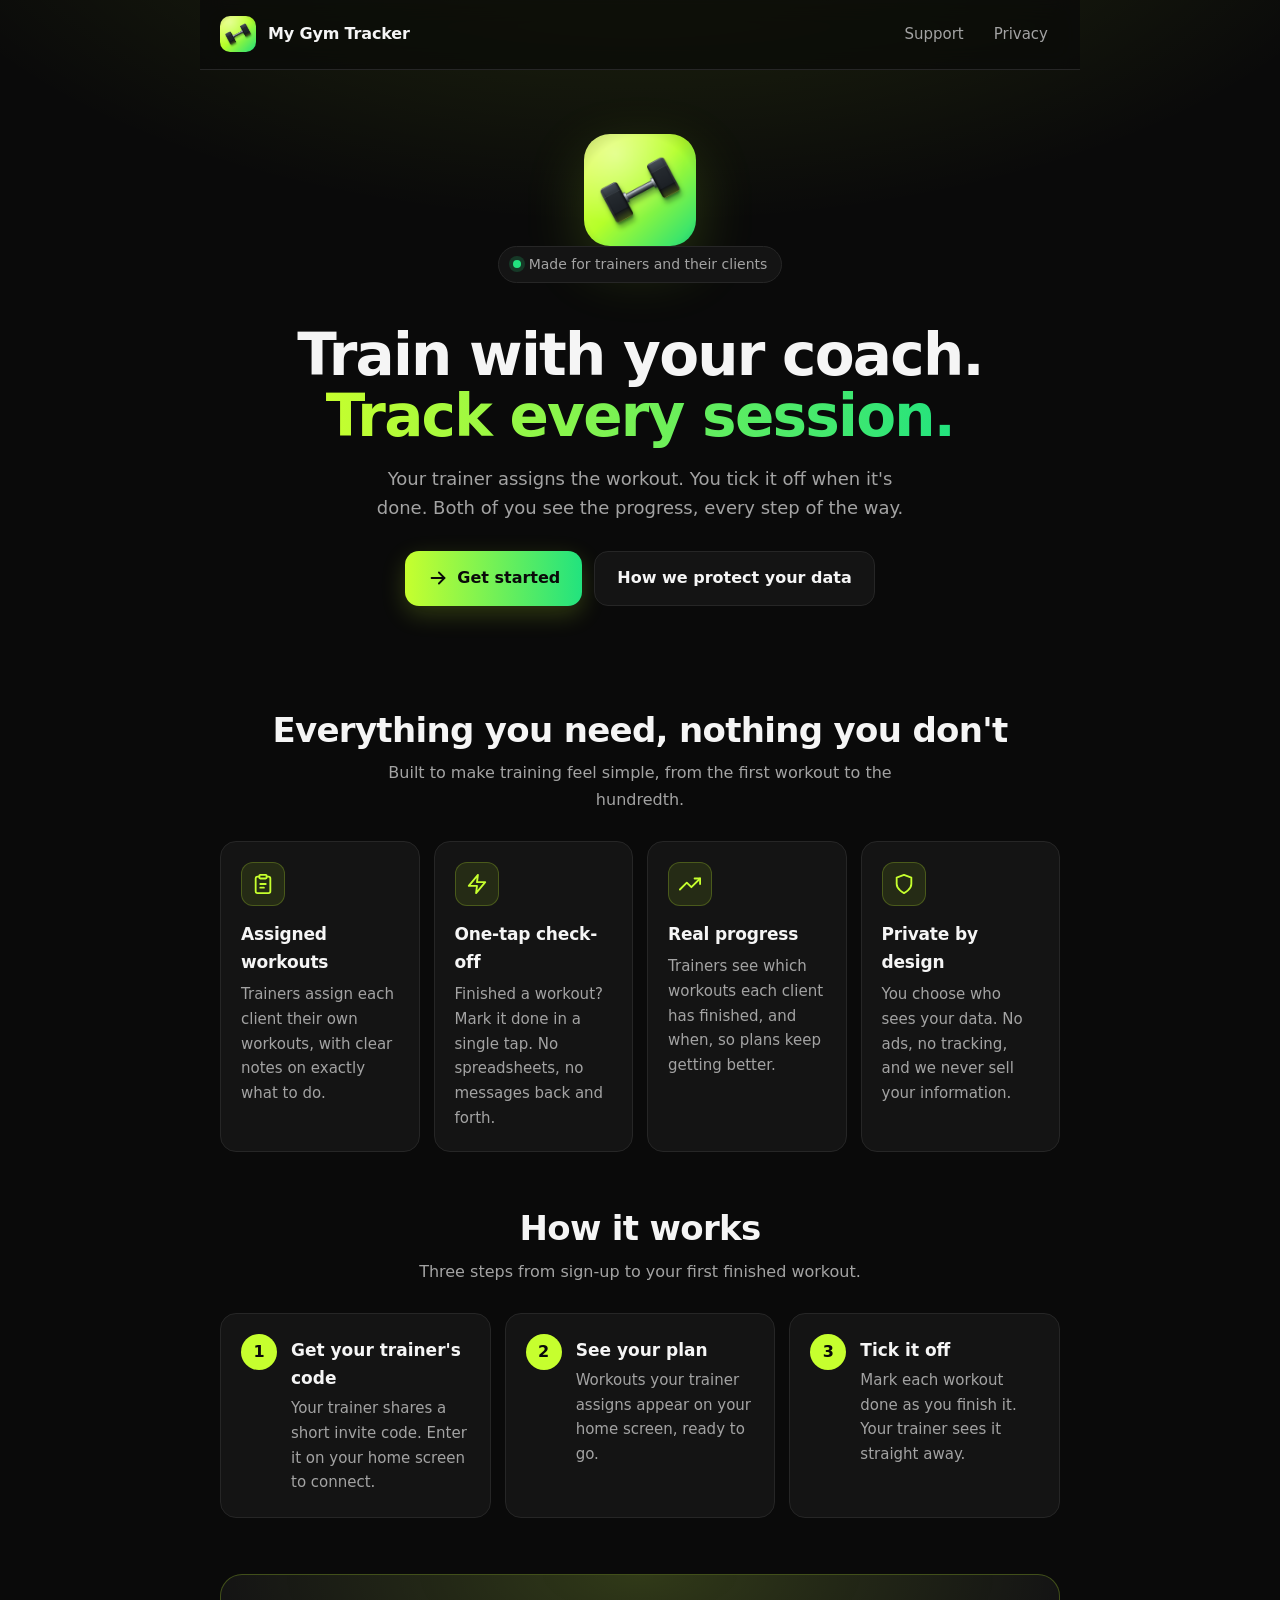
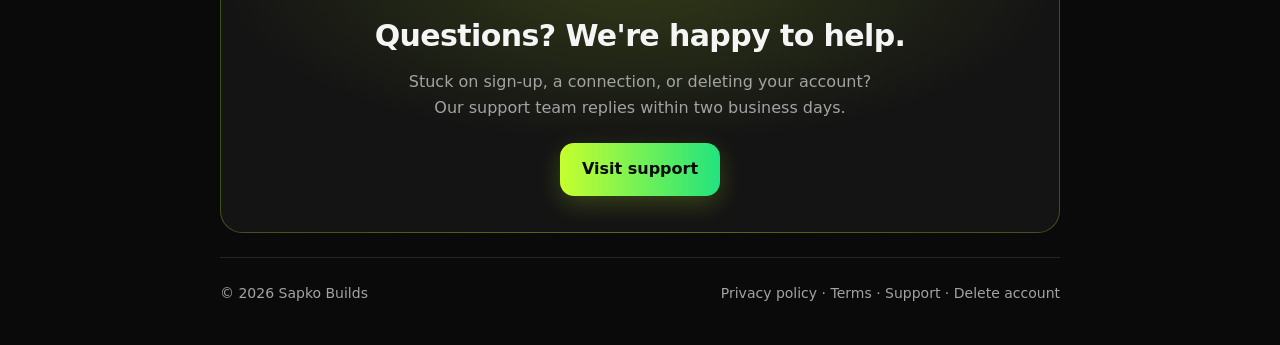
<file: index.html>
<!doctype html>
<html lang="en">
<head>
  <meta charset="utf-8">
  <meta name="viewport" content="width=device-width, initial-scale=1">
  <meta http-equiv="Content-Security-Policy" content="default-src 'none'; style-src 'self'; img-src 'self'; font-src 'self'; connect-src 'none'; script-src 'none'; base-uri 'none'; form-action 'none'">
  <meta name="referrer" content="strict-origin-when-cross-origin">
  <title>My Gym Tracker · Train with your coach</title>
  <meta name="description" content="Your trainer assigns the workout, you tick it off, and both of you see the progress. Private by design. My Gym Tracker by Sapko Builds.">
  <meta property="og:title" content="My Gym Tracker · Train with your coach">
  <meta property="og:description" content="Workouts from your trainer, ticked off as you go.">
  <meta property="og:image" content="icon.png">
  <meta name="theme-color" content="#0a0a0a">
  <link rel="icon" href="favicon.png">
  <link rel="stylesheet" href="style.css">
</head>
<body>
  <a class="skip" href="#main">Skip to content</a>

  <div class="wrap">
    <header class="site">
      <a class="brand" href="./"><img src="icon.png" alt="">My Gym Tracker</a>
      <nav aria-label="Main">
        <a href="support.html">Support</a>
        <a href="privacy.html">Privacy</a>
      </nav>
    </header>

    <main id="main">
      <section class="hero" aria-labelledby="hero-title">
        <img class="app-icon" src="icon.png" alt="My Gym Tracker app icon" width="112" height="112">
        <p class="eyebrow">Made for trainers and their clients</p>
        <h1 id="hero-title">Train with your coach.<br><span class="gradient-text">Track every session.</span></h1>
        <p class="lede">Your trainer assigns the workout. You tick it off when it's done. Both of you see the progress, every step of the way.</p>
        <div class="actions">
          <a class="button" href="support.html">
            <svg class="icon" viewBox="0 0 24 24" aria-hidden="true" focusable="false"><path d="M5 12h14"/><path d="M13 6l6 6-6 6"/></svg>
            Get started
          </a>
          <a class="button-ghost" href="privacy.html">How we protect your data</a>
        </div>
      </section>

      <section aria-labelledby="features-title">
        <h2 id="features-title" class="section-title">Everything you need, nothing you don't</h2>
        <p class="section-sub">Built to make training feel simple, from the first workout to the hundredth.</p>

        <div class="grid">
          <div class="card">
            <span class="icon-badge" aria-hidden="true">
              <svg class="icon" viewBox="0 0 24 24" focusable="false"><rect x="8" y="2" width="8" height="4" rx="1"/><path d="M16 4h2a2 2 0 0 1 2 2v14a2 2 0 0 1-2 2H6a2 2 0 0 1-2-2V6a2 2 0 0 1 2-2h2"/><path d="M9 12h6M9 16h4"/></svg>
            </span>
            <h3>Assigned workouts</h3>
            <p>Trainers assign each client their own workouts, with clear notes on exactly what to do.</p>
          </div>
          <div class="card">
            <span class="icon-badge" aria-hidden="true">
              <svg class="icon" viewBox="0 0 24 24" focusable="false"><polygon points="13 2 3 14 12 14 11 22 21 10 12 10 13 2"/></svg>
            </span>
            <h3>One-tap check-off</h3>
            <p>Finished a workout? Mark it done in a single tap. No spreadsheets, no messages back and forth.</p>
          </div>
          <div class="card">
            <span class="icon-badge" aria-hidden="true">
              <svg class="icon" viewBox="0 0 24 24" focusable="false"><polyline points="23 6 13.5 15.5 8.5 10.5 1 18"/><polyline points="17 6 23 6 23 12"/></svg>
            </span>
            <h3>Real progress</h3>
            <p>Trainers see which workouts each client has finished, and when, so plans keep getting better.</p>
          </div>
          <div class="card">
            <span class="icon-badge" aria-hidden="true">
              <svg class="icon" viewBox="0 0 24 24" focusable="false"><path d="M12 22s8-4 8-10V5l-8-3-8 3v7c0 6 8 10 8 10z"/></svg>
            </span>
            <h3>Private by design</h3>
            <p>You choose who sees your data. No ads, no tracking, and we never sell your information.</p>
          </div>
        </div>
      </section>

      <section aria-labelledby="how-title">
        <h2 id="how-title" class="section-title">How it works</h2>
        <p class="section-sub">Three steps from sign-up to your first finished workout.</p>

        <ol class="steps">
          <li>
            <h3>Get your trainer's code</h3>
            <p>Your trainer shares a short invite code. Enter it on your home screen to connect.</p>
          </li>
          <li>
            <h3>See your plan</h3>
            <p>Workouts your trainer assigns appear on your home screen, ready to go.</p>
          </li>
          <li>
            <h3>Tick it off</h3>
            <p>Mark each workout done as you finish it. Your trainer sees it straight away.</p>
          </li>
        </ol>
      </section>

      <section class="cta" aria-labelledby="cta-title">
        <h2 id="cta-title">Questions? We're happy to help.</h2>
        <p>Stuck on sign-up, a connection, or deleting your account? Our support team replies within two business days.</p>
        <a class="button" href="support.html">Visit support</a>
      </section>
    </main>

    <footer class="site">
      <span>© 2026 Sapko Builds</span>
      <span><a href="privacy.html">Privacy policy</a> · <a href="terms.html">Terms</a> · <a href="support.html">Support</a> · <a href="delete-account.html">Delete account</a></span>
    </footer>
  </div>
</body>
</html>
</file>
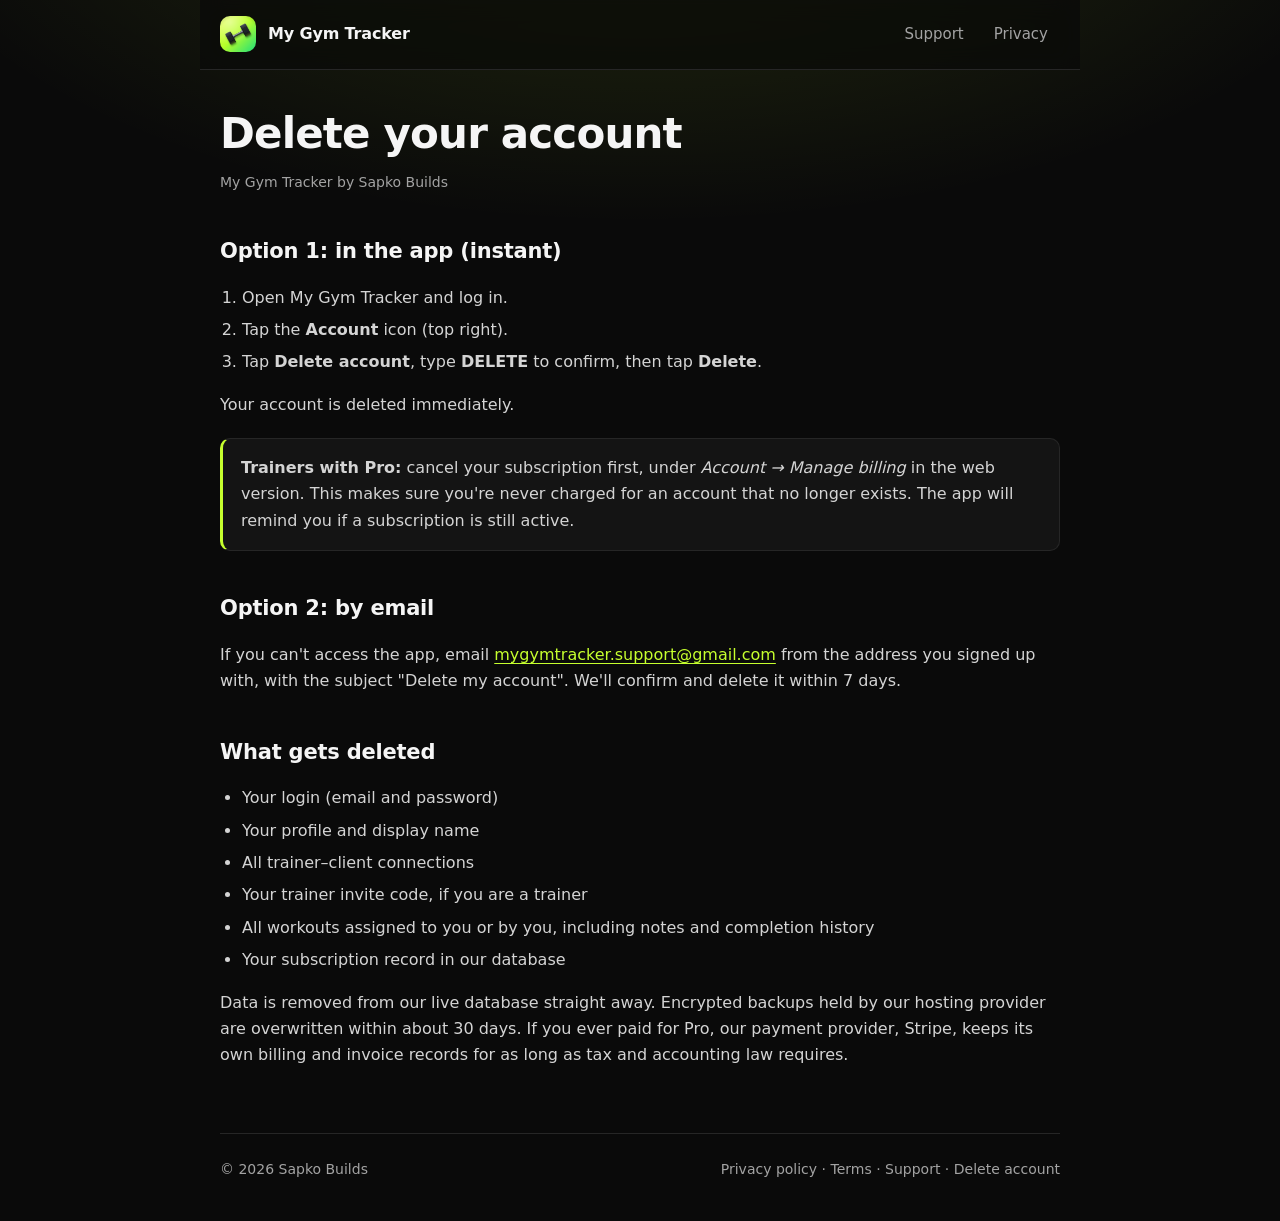
<file: delete-account.html>
<!doctype html>
<html lang="en">
<head>
  <meta charset="utf-8">
  <meta name="viewport" content="width=device-width, initial-scale=1">
  <title>Delete your account · My Gym Tracker</title>
  <meta name="description" content="How to delete your My Gym Tracker account and data.">
  <meta http-equiv="Content-Security-Policy" content="default-src 'none'; style-src 'self'; img-src 'self'; font-src 'self'; connect-src 'none'; script-src 'none'; base-uri 'none'; form-action 'none'">
  <meta name="referrer" content="strict-origin-when-cross-origin">
  <meta name="theme-color" content="#0a0a0a">
  <link rel="icon" href="favicon.png">
  <link rel="stylesheet" href="style.css">
</head>
<body>
  <a class="skip" href="#main">Skip to content</a>

  <div class="wrap">
    <header class="site">
      <a class="brand" href="./"><img src="icon.png" alt="">My Gym Tracker</a>
      <nav aria-label="Main">
        <a href="support.html">Support</a>
        <a href="privacy.html">Privacy</a>
      </nav>
    </header>

    <main id="main">
    <article>
      <h1>Delete your account</h1>
      <p class="meta">My Gym Tracker by Sapko Builds</p>

      <h2>Option 1: in the app (instant)</h2>
      <ol>
        <li>Open My Gym Tracker and log in.</li>
        <li>Tap the <strong>Account</strong> icon (top right).</li>
        <li>Tap <strong>Delete account</strong>, type <strong>DELETE</strong> to confirm, then tap
          <strong>Delete</strong>.</li>
      </ol>
      <p>Your account is deleted immediately.</p>
      <div class="note">
        <strong>Trainers with Pro:</strong> cancel your subscription first, under <em>Account → Manage
        billing</em> in the web version. This makes sure you're never charged for an account that no
        longer exists. The app will remind you if a subscription is still active.
      </div>

      <h2>Option 2: by email</h2>
      <p>If you can't access the app, email
        <a href="mailto:mygymtracker.support@gmail.com?subject=Delete%20my%20account">mygymtracker.support@gmail.com</a>
        from the address you signed up with, with the subject "Delete my account". We'll confirm and delete
        it within 7 days.</p>

      <h2>What gets deleted</h2>
      <ul>
        <li>Your login (email and password)</li>
        <li>Your profile and display name</li>
        <li>All trainer–client connections</li>
        <li>Your trainer invite code, if you are a trainer</li>
        <li>All workouts assigned to you or by you, including notes and completion history</li>
        <li>Your subscription record in our database</li>
      </ul>
      <p>Data is removed from our live database straight away. Encrypted backups held by our hosting
        provider are overwritten within about 30 days. If you ever paid for Pro, our payment provider,
        Stripe, keeps its own billing and invoice records for as long as tax and accounting law
        requires.</p>
    </article>
    </main>

    <footer class="site">
      <span>© 2026 Sapko Builds</span>
      <span><a href="privacy.html">Privacy policy</a> · <a href="terms.html">Terms</a> · <a href="support.html">Support</a> · <a href="delete-account.html">Delete account</a></span>
    </footer>
  </div>
</body>
</html>
</file>
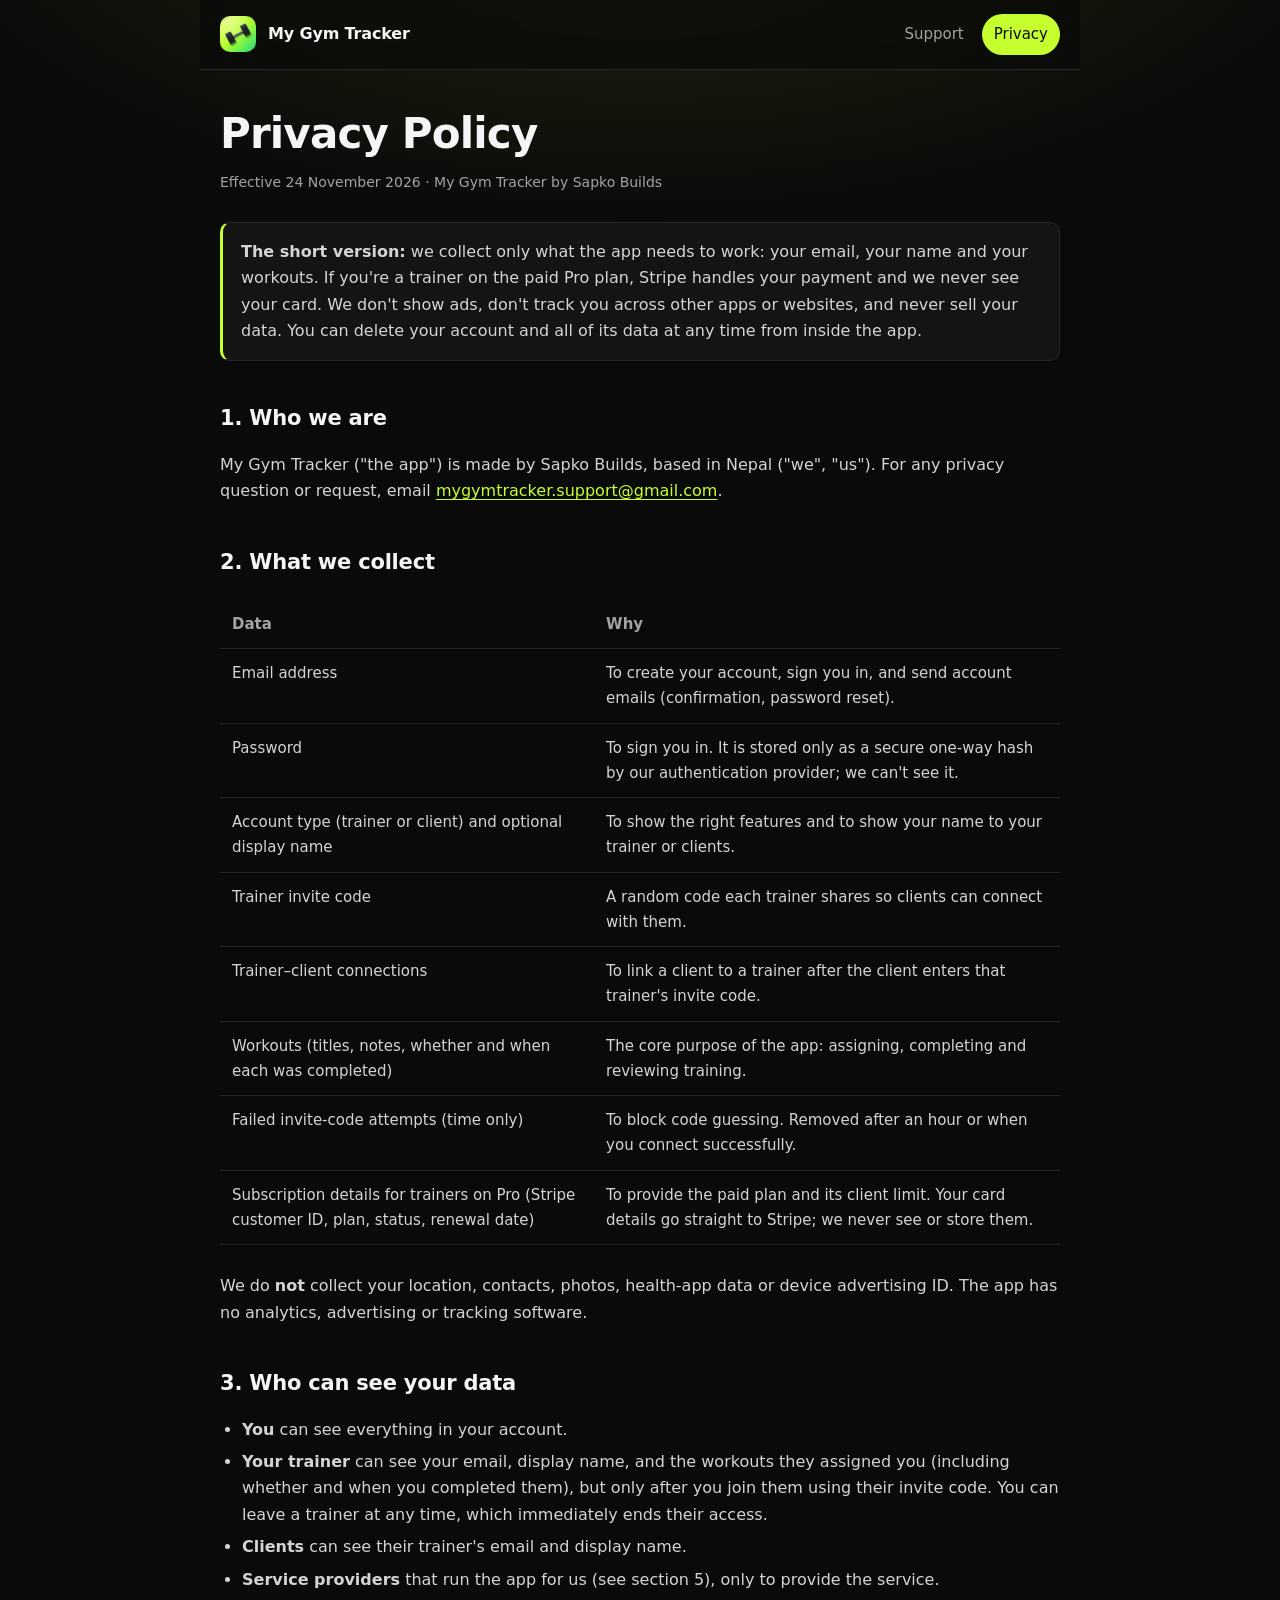
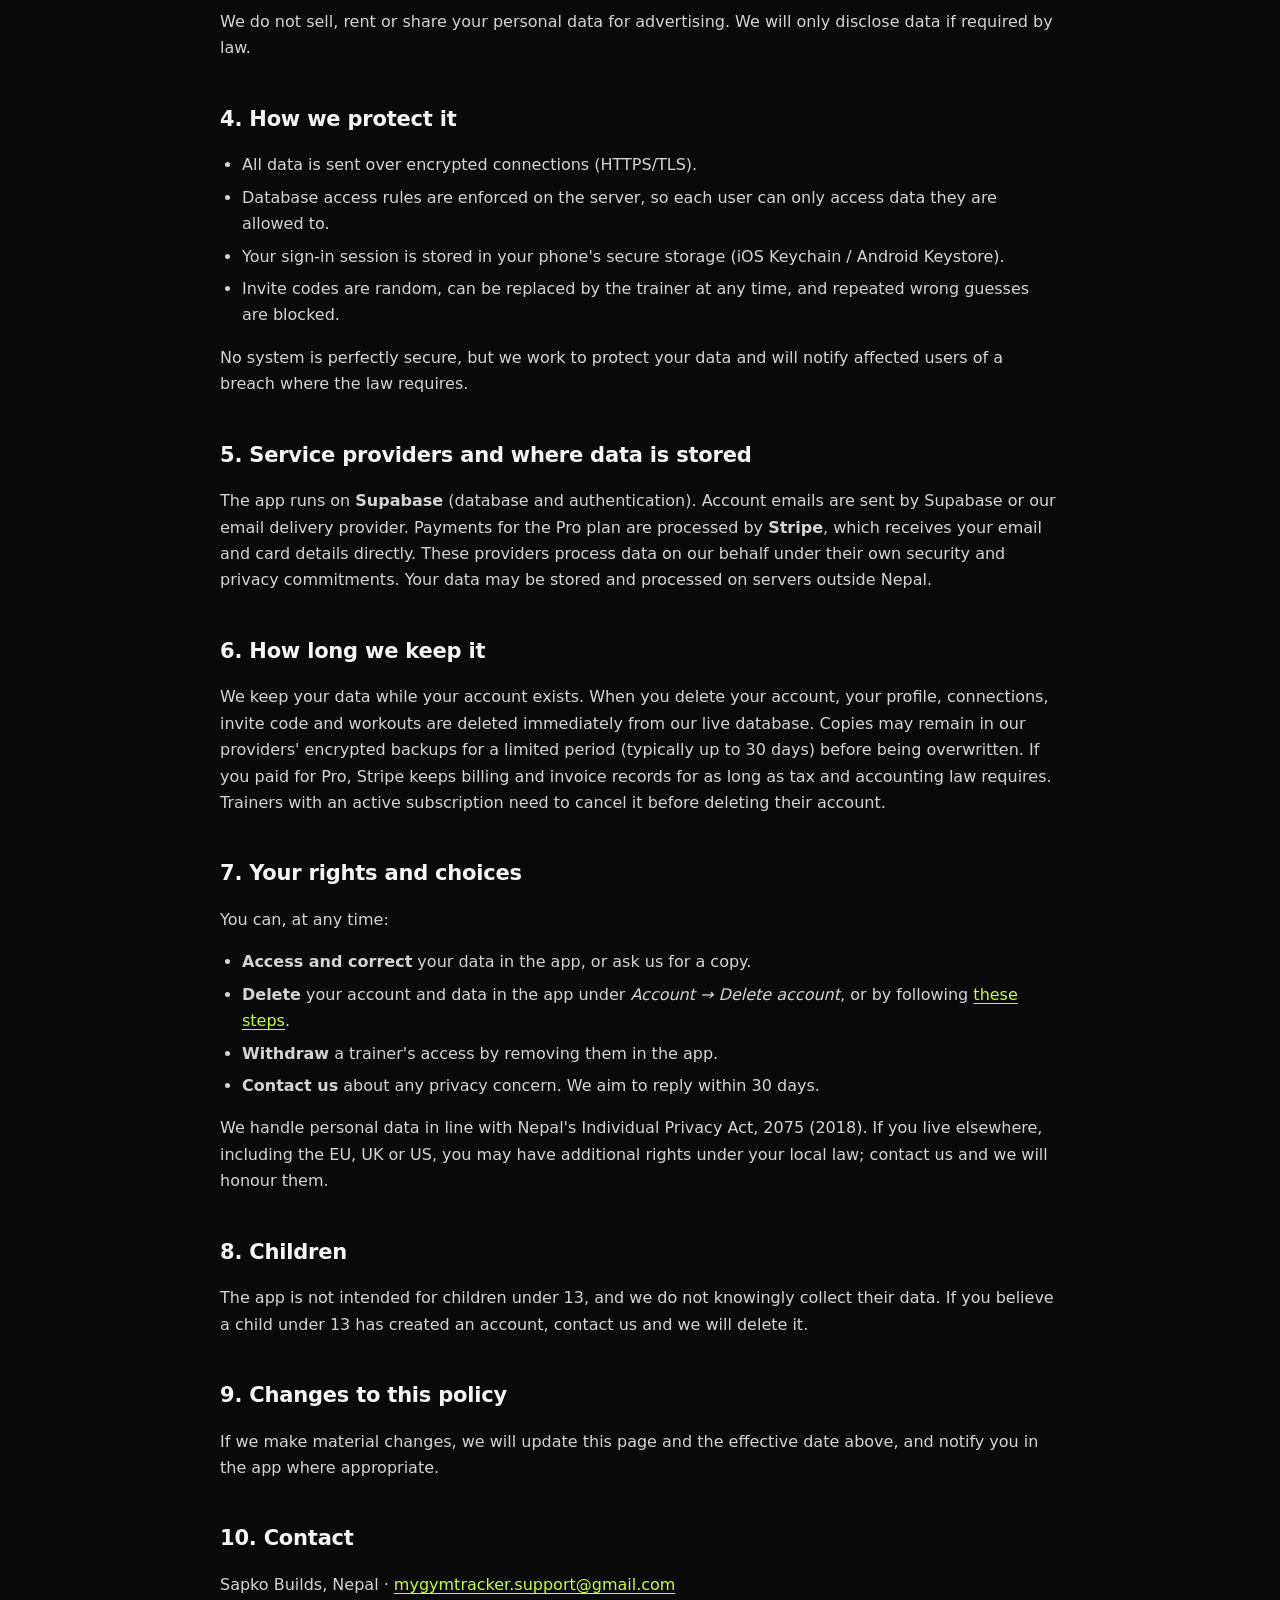
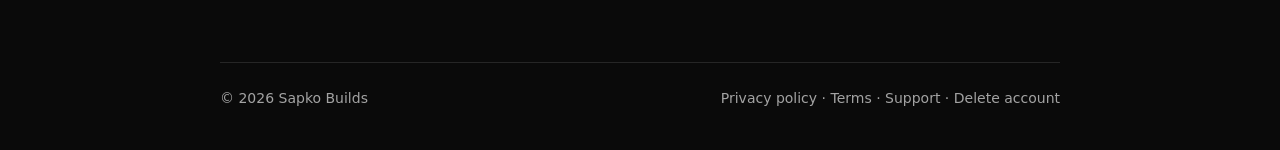
<file: privacy.html>
<!doctype html>
<html lang="en">
<head>
  <meta charset="utf-8">
  <meta name="viewport" content="width=device-width, initial-scale=1">
  <title>Privacy Policy · My Gym Tracker</title>
  <meta name="description" content="How My Gym Tracker collects, uses and protects your data.">
  <meta http-equiv="Content-Security-Policy" content="default-src 'none'; style-src 'self'; img-src 'self'; font-src 'self'; connect-src 'none'; script-src 'none'; base-uri 'none'; form-action 'none'">
  <meta name="referrer" content="strict-origin-when-cross-origin">
  <meta name="theme-color" content="#0a0a0a">
  <link rel="icon" href="favicon.png">
  <link rel="stylesheet" href="style.css">
</head>
<body>
  <a class="skip" href="#main">Skip to content</a>

  <div class="wrap">
    <header class="site">
      <a class="brand" href="./"><img src="icon.png" alt="">My Gym Tracker</a>
      <nav aria-label="Main">
        <a href="support.html">Support</a>
        <a href="privacy.html" aria-current="page">Privacy</a>
      </nav>
    </header>

    <main id="main">
    <article>
      <h1>Privacy Policy</h1>
      <p class="meta">Effective 24 November 2026 · My Gym Tracker by Sapko Builds</p>

      <div class="note">
        <strong>The short version:</strong> we collect only what the app needs to work: your email,
        your name and your workouts. If you're a trainer on the paid Pro plan, Stripe handles your payment
        and we never see your card. We don't show ads, don't track you across other apps or websites, and
        never sell your data. You can delete your account and all of its data at any time from inside
        the app.
      </div>

      <h2>1. Who we are</h2>
      <p>My Gym Tracker ("the app") is made by Sapko Builds, based in Nepal ("we", "us").
        For any privacy question or request, email
        <a href="mailto:mygymtracker.support@gmail.com">mygymtracker.support@gmail.com</a>.</p>

      <h2>2. What we collect</h2>
      <div class="table-wrap">
        <table>
          <tr><th>Data</th><th>Why</th></tr>
          <tr><td>Email address</td><td>To create your account, sign you in, and send account emails (confirmation, password reset).</td></tr>
          <tr><td>Password</td><td>To sign you in. It is stored only as a secure one-way hash by our authentication provider; we can't see it.</td></tr>
          <tr><td>Account type (trainer or client) and optional display name</td><td>To show the right features and to show your name to your trainer or clients.</td></tr>
          <tr><td>Trainer invite code</td><td>A random code each trainer shares so clients can connect with them.</td></tr>
          <tr><td>Trainer–client connections</td><td>To link a client to a trainer after the client enters that trainer's invite code.</td></tr>
          <tr><td>Workouts (titles, notes, whether and when each was completed)</td><td>The core purpose of the app: assigning, completing and reviewing training.</td></tr>
          <tr><td>Failed invite-code attempts (time only)</td><td>To block code guessing. Removed after an hour or when you connect successfully.</td></tr>
          <tr><td>Subscription details for trainers on Pro (Stripe customer ID, plan, status, renewal date)</td><td>To provide the paid plan and its client limit. Your card details go straight to Stripe; we never see or store them.</td></tr>
        </table>
      </div>
      <p>We do <strong>not</strong> collect your location, contacts, photos, health-app data or device
        advertising ID. The app has no analytics, advertising or tracking software.</p>

      <h2>3. Who can see your data</h2>
      <ul>
        <li><strong>You</strong> can see everything in your account.</li>
        <li><strong>Your trainer</strong> can see your email, display name, and the workouts they assigned you
          (including whether and when you completed them), but only after you join them using their
          invite code. You can leave a trainer at any time, which immediately ends their access.</li>
        <li><strong>Clients</strong> can see their trainer's email and display name.</li>
        <li><strong>Service providers</strong> that run the app for us (see section 5), only to provide the service.</li>
      </ul>
      <p>We do not sell, rent or share your personal data for advertising. We will only disclose data if
        required by law.</p>

      <h2>4. How we protect it</h2>
      <ul>
        <li>All data is sent over encrypted connections (HTTPS/TLS).</li>
        <li>Database access rules are enforced on the server, so each user can only access data they are allowed to.</li>
        <li>Your sign-in session is stored in your phone's secure storage (iOS Keychain / Android Keystore).</li>
        <li>Invite codes are random, can be replaced by the trainer at any time, and repeated wrong guesses
          are blocked.</li>
      </ul>
      <p>No system is perfectly secure, but we work to protect your data and will notify affected users
        of a breach where the law requires.</p>

      <h2>5. Service providers and where data is stored</h2>
      <p>The app runs on <strong>Supabase</strong> (database and authentication). Account emails are sent
        by Supabase or our email delivery provider. Payments for the Pro plan are processed by
        <strong>Stripe</strong>, which receives your email and card details directly. These providers process data on our behalf under
        their own security and privacy commitments. Your data may be stored and processed on servers
        outside Nepal.</p>

      <h2>6. How long we keep it</h2>
      <p>We keep your data while your account exists. When you delete your account, your profile,
        connections, invite code and workouts are deleted immediately from our live database. Copies
        may remain in our providers' encrypted backups for a limited period (typically up to 30 days)
        before being overwritten. If you paid for Pro, Stripe keeps billing and invoice records for as
        long as tax and accounting law requires. Trainers with an active subscription need to cancel it
        before deleting their account.</p>

      <h2>7. Your rights and choices</h2>
      <p>You can, at any time:</p>
      <ul>
        <li><strong>Access and correct</strong> your data in the app, or ask us for a copy.</li>
        <li><strong>Delete</strong> your account and data in the app under <em>Account → Delete account</em>,
          or by following <a href="delete-account.html">these steps</a>.</li>
        <li><strong>Withdraw</strong> a trainer's access by removing them in the app.</li>
        <li><strong>Contact us</strong> about any privacy concern. We aim to reply within 30 days.</li>
      </ul>
      <p>We handle personal data in line with Nepal's Individual Privacy Act, 2075 (2018). If you live
        elsewhere, including the EU, UK or US, you may have additional rights under your local law;
        contact us and we will honour them.</p>

      <h2>8. Children</h2>
      <p>The app is not intended for children under 13, and we do not knowingly collect their data.
        If you believe a child under 13 has created an account, contact us and we will delete it.</p>

      <h2>9. Changes to this policy</h2>
      <p>If we make material changes, we will update this page and the effective date above, and
        notify you in the app where appropriate.</p>

      <h2>10. Contact</h2>
      <p>Sapko Builds, Nepal ·
        <a href="mailto:mygymtracker.support@gmail.com">mygymtracker.support@gmail.com</a></p>
    </article>
    </main>

    <footer class="site">
      <span>© 2026 Sapko Builds</span>
      <span><a href="privacy.html">Privacy policy</a> · <a href="terms.html">Terms</a> · <a href="support.html">Support</a> · <a href="delete-account.html">Delete account</a></span>
    </footer>
  </div>
</body>
</html>
</file>
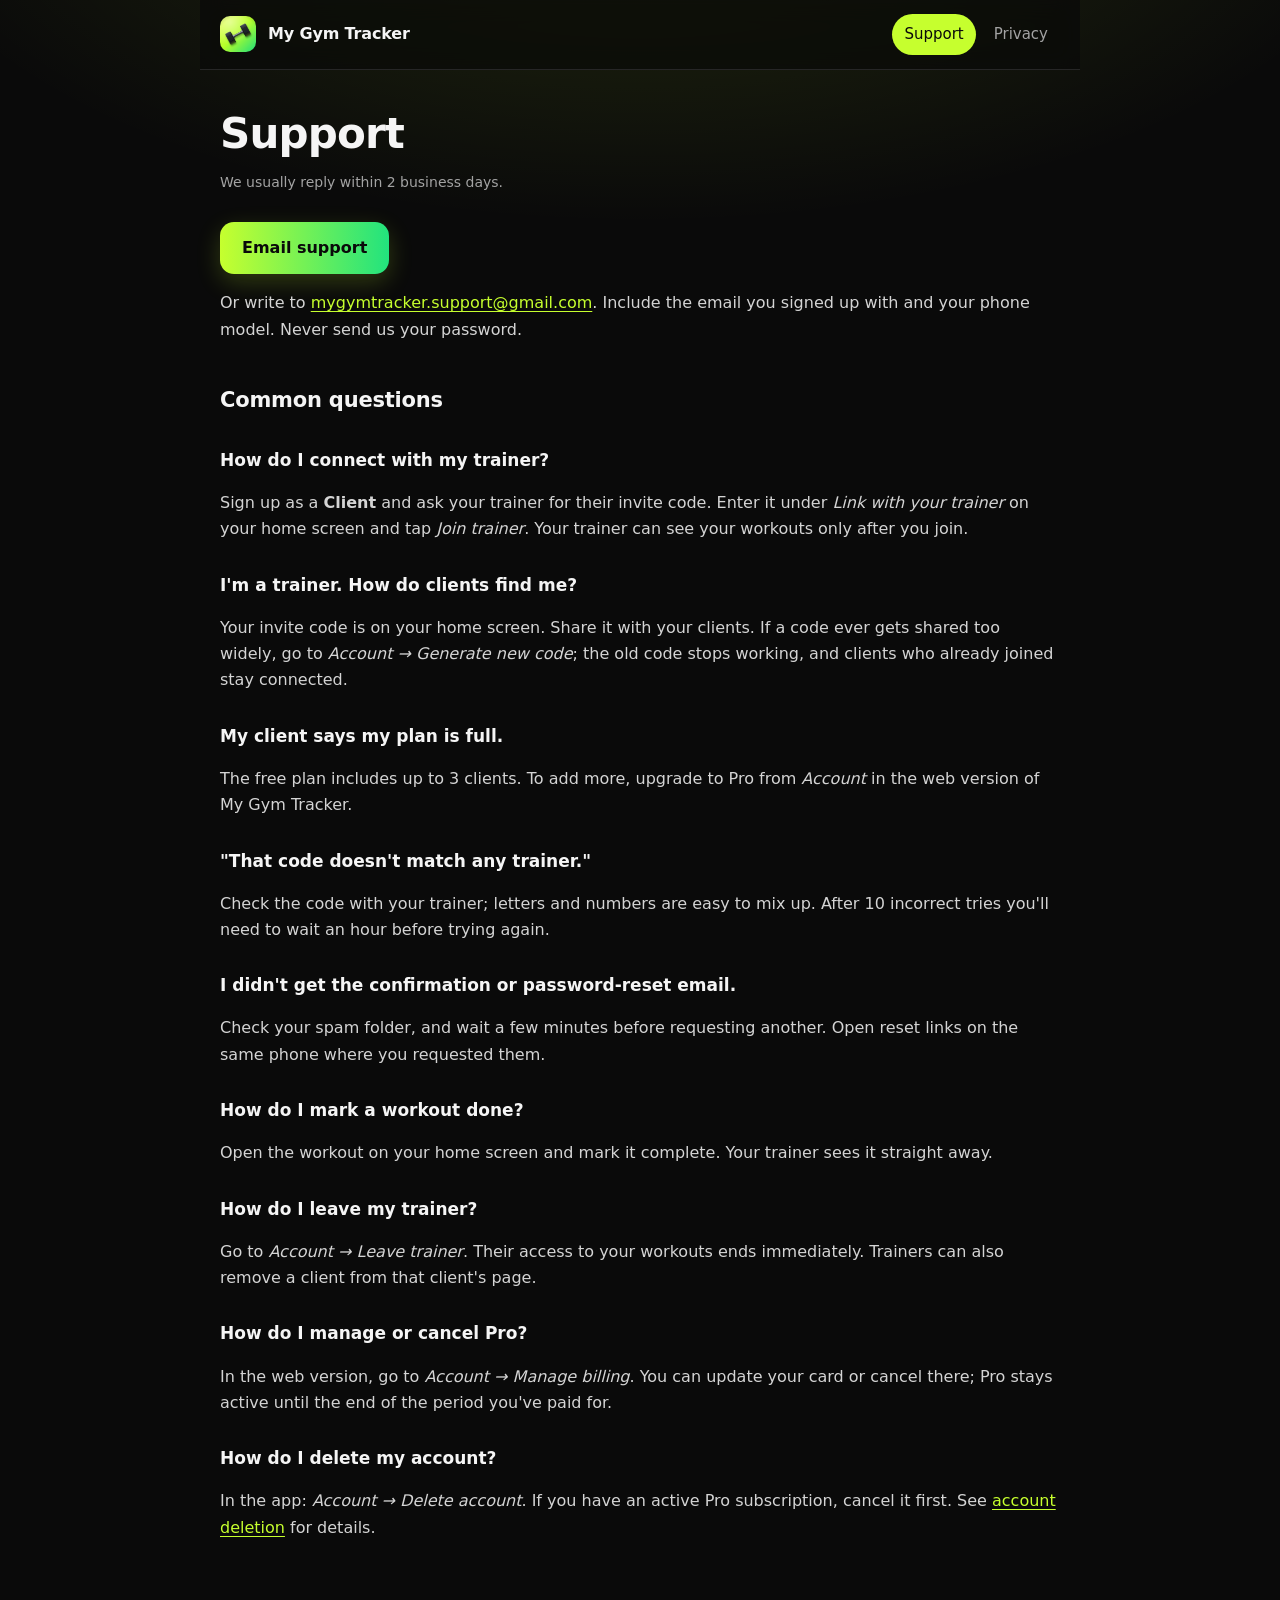
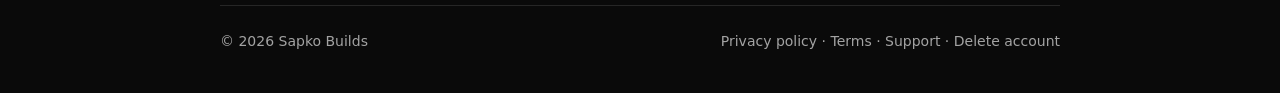
<file: support.html>
<!doctype html>
<html lang="en">
<head>
  <meta charset="utf-8">
  <meta name="viewport" content="width=device-width, initial-scale=1">
  <title>Support · My Gym Tracker</title>
  <meta name="description" content="Help and contact for My Gym Tracker.">
  <meta http-equiv="Content-Security-Policy" content="default-src 'none'; style-src 'self'; img-src 'self'; font-src 'self'; connect-src 'none'; script-src 'none'; base-uri 'none'; form-action 'none'">
  <meta name="referrer" content="strict-origin-when-cross-origin">
  <meta name="theme-color" content="#0a0a0a">
  <link rel="icon" href="favicon.png">
  <link rel="stylesheet" href="style.css">
</head>
<body>
  <a class="skip" href="#main">Skip to content</a>

  <div class="wrap">
    <header class="site">
      <a class="brand" href="./"><img src="icon.png" alt="">My Gym Tracker</a>
      <nav aria-label="Main">
        <a href="support.html" aria-current="page">Support</a>
        <a href="privacy.html">Privacy</a>
      </nav>
    </header>

    <main id="main">
    <article>
      <h1>Support</h1>
      <p class="meta">We usually reply within 2 business days.</p>

      <p><a class="button" href="mailto:mygymtracker.support@gmail.com?subject=My%20Gym%20Tracker%20support">Email support</a></p>
      <p>Or write to <a href="mailto:mygymtracker.support@gmail.com">mygymtracker.support@gmail.com</a>.
        Include the email you signed up with and your phone model. Never send us your password.</p>

      <h2>Common questions</h2>

      <h3>How do I connect with my trainer?</h3>
      <p>Sign up as a <strong>Client</strong> and ask your trainer for their invite code. Enter it under
        <em>Link with your trainer</em> on your home screen and tap <em>Join trainer</em>. Your trainer can
        see your workouts only after you join.</p>

      <h3>I'm a trainer. How do clients find me?</h3>
      <p>Your invite code is on your home screen. Share it with your clients. If a code ever gets shared
        too widely, go to <em>Account → Generate new code</em>; the old code stops working, and clients
        who already joined stay connected.</p>

      <h3>My client says my plan is full.</h3>
      <p>The free plan includes up to 3 clients. To add more, upgrade to Pro from <em>Account</em> in the
        web version of My Gym Tracker.</p>

      <h3>"That code doesn't match any trainer."</h3>
      <p>Check the code with your trainer; letters and numbers are easy to mix up. After 10 incorrect
        tries you'll need to wait an hour before trying again.</p>

      <h3>I didn't get the confirmation or password-reset email.</h3>
      <p>Check your spam folder, and wait a few minutes before requesting another. Open reset links on
        the same phone where you requested them.</p>

      <h3>How do I mark a workout done?</h3>
      <p>Open the workout on your home screen and mark it complete. Your trainer sees it straight away.</p>

      <h3>How do I leave my trainer?</h3>
      <p>Go to <em>Account → Leave trainer</em>. Their access to your workouts ends immediately. Trainers can
        also remove a client from that client's page.</p>

      <h3>How do I manage or cancel Pro?</h3>
      <p>In the web version, go to <em>Account → Manage billing</em>. You can update your card or cancel
        there; Pro stays active until the end of the period you've paid for.</p>

      <h3>How do I delete my account?</h3>
      <p>In the app: <em>Account → Delete account</em>. If you have an active Pro subscription, cancel it
        first. See <a href="delete-account.html">account deletion</a> for details.</p>
    </article>
    </main>

    <footer class="site">
      <span>© 2026 Sapko Builds</span>
      <span><a href="privacy.html">Privacy policy</a> · <a href="terms.html">Terms</a> · <a href="support.html">Support</a> · <a href="delete-account.html">Delete account</a></span>
    </footer>
  </div>
</body>
</html>
</file>
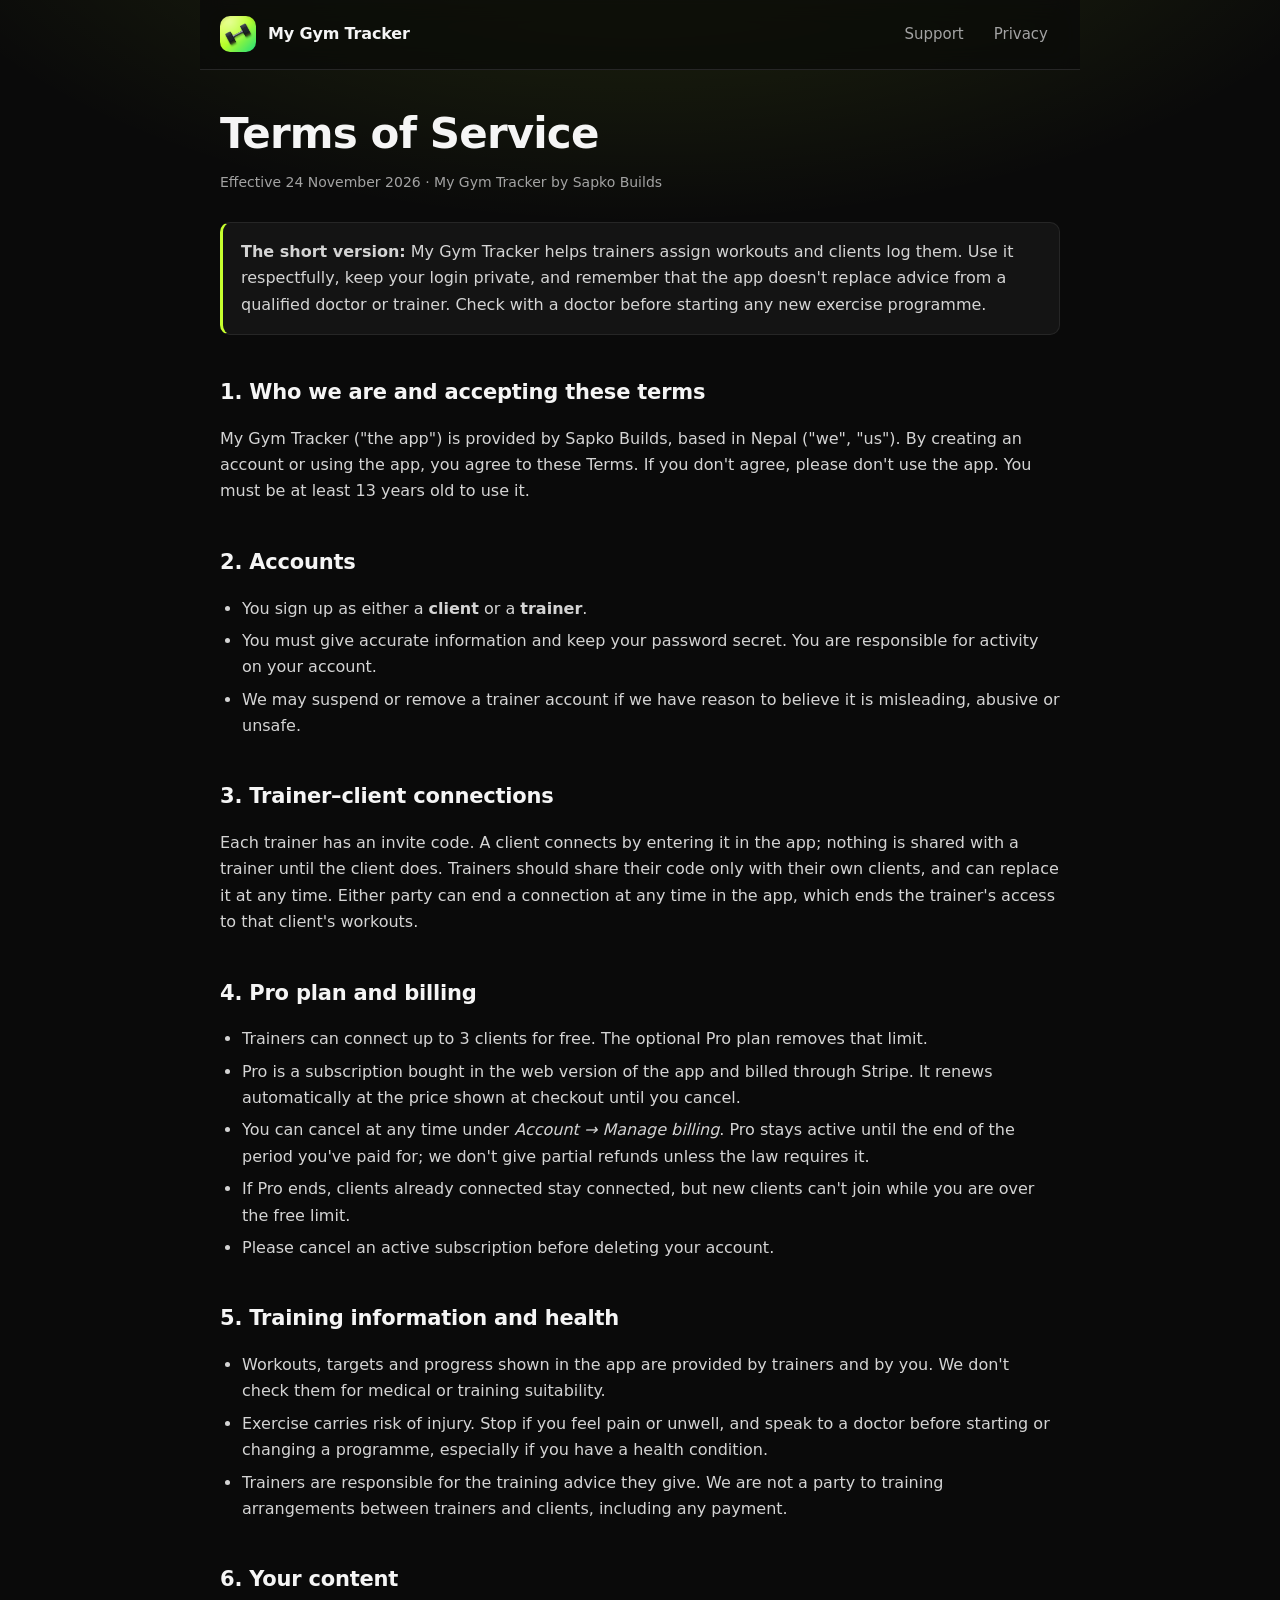
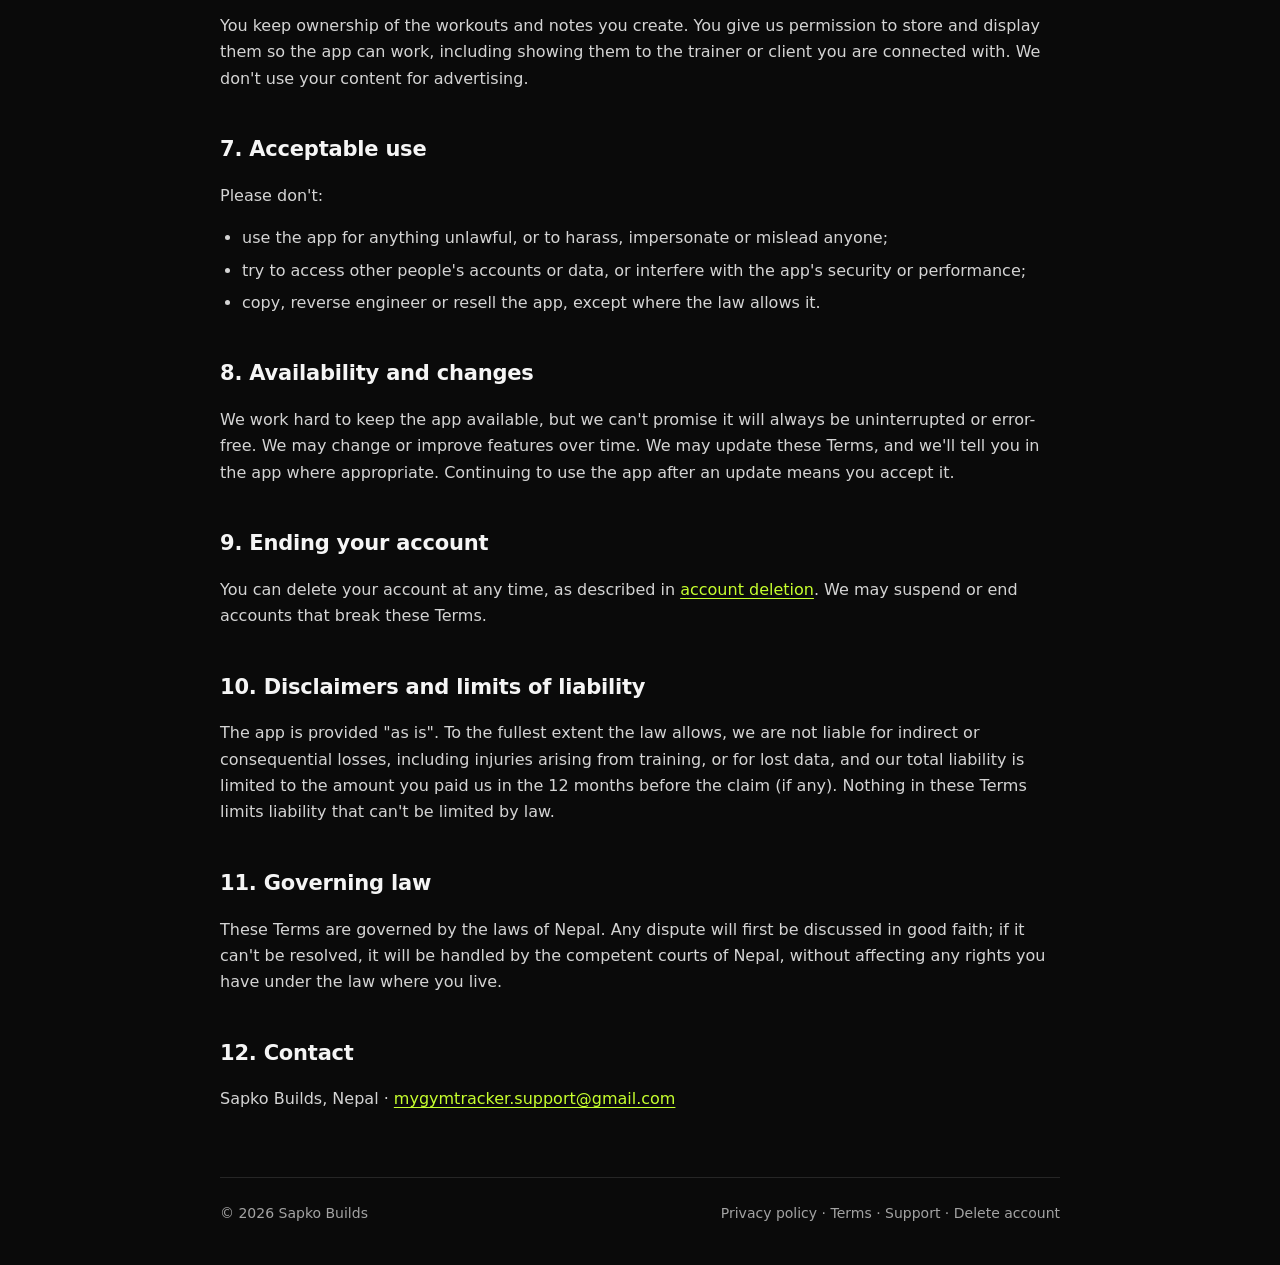
<file: terms.html>
<!doctype html>
<html lang="en">
<head>
  <meta charset="utf-8">
  <meta name="viewport" content="width=device-width, initial-scale=1">
  <meta http-equiv="Content-Security-Policy" content="default-src 'none'; style-src 'self'; img-src 'self'; font-src 'self'; connect-src 'none'; script-src 'none'; base-uri 'none'; form-action 'none'">
  <meta name="referrer" content="strict-origin-when-cross-origin">
  <title>Terms of Service · My Gym Tracker</title>
  <meta name="description" content="The terms that apply when you use My Gym Tracker.">
  <meta name="theme-color" content="#0a0a0a">
  <link rel="icon" href="favicon.png">
  <link rel="stylesheet" href="style.css">
</head>
<body>
  <a class="skip" href="#main">Skip to content</a>

  <div class="wrap">
    <header class="site">
      <a class="brand" href="./"><img src="icon.png" alt="">My Gym Tracker</a>
      <nav aria-label="Main">
        <a href="support.html">Support</a>
        <a href="privacy.html">Privacy</a>
      </nav>
    </header>

    <main id="main">
      <article>
        <h1>Terms of Service</h1>
        <p class="meta">Effective 24 November 2026 · My Gym Tracker by Sapko Builds</p>

        <div class="note">
          <strong>The short version:</strong> My Gym Tracker helps trainers assign workouts and clients log them.
          Use it respectfully, keep your login private, and remember that the app doesn't replace advice from a
          qualified doctor or trainer. Check with a doctor before starting any new exercise programme.
        </div>

        <h2>1. Who we are and accepting these terms</h2>
        <p>My Gym Tracker ("the app") is provided by Sapko Builds, based in Nepal ("we", "us"). By creating an
          account or using the app, you agree to these Terms. If you don't agree, please don't use the app.
          You must be at least 13 years old to use it.</p>

        <h2>2. Accounts</h2>
        <ul>
          <li>You sign up as either a <strong>client</strong> or a <strong>trainer</strong>.</li>
          <li>You must give accurate information and keep your password secret. You are responsible for activity
            on your account.</li>
          <li>We may suspend or remove a trainer account if we have reason to believe it is misleading, abusive
            or unsafe.</li>
        </ul>

        <h2>3. Trainer–client connections</h2>
        <p>Each trainer has an invite code. A client connects by entering it in the app; nothing is shared with
          a trainer until the client does. Trainers should share their code only with their own clients, and can
          replace it at any time. Either party can end a connection at any time in the app, which ends the
          trainer's access to that client's workouts.</p>

        <h2>4. Pro plan and billing</h2>
        <ul>
          <li>Trainers can connect up to 3 clients for free. The optional Pro plan removes that limit.</li>
          <li>Pro is a subscription bought in the web version of the app and billed through Stripe. It renews
            automatically at the price shown at checkout until you cancel.</li>
          <li>You can cancel at any time under <em>Account → Manage billing</em>. Pro stays active until the end of
            the period you've paid for; we don't give partial refunds unless the law requires it.</li>
          <li>If Pro ends, clients already connected stay connected, but new clients can't join while you are over
            the free limit.</li>
          <li>Please cancel an active subscription before deleting your account.</li>
        </ul>

        <h2>5. Training information and health</h2>
        <ul>
          <li>Workouts, targets and progress shown in the app are provided by trainers and by you. We don't check
            them for medical or training suitability.</li>
          <li>Exercise carries risk of injury. Stop if you feel pain or unwell, and speak to a doctor before
            starting or changing a programme, especially if you have a health condition.</li>
          <li>Trainers are responsible for the training advice they give. We are not a party to training
            arrangements between trainers and clients, including any payment.</li>
        </ul>

        <h2>6. Your content</h2>
        <p>You keep ownership of the workouts and notes you create. You give us permission to store and
          display them so the app can work, including showing them to the trainer or client you are connected
          with. We don't use your content for advertising.</p>

        <h2>7. Acceptable use</h2>
        <p>Please don't:</p>
        <ul>
          <li>use the app for anything unlawful, or to harass, impersonate or mislead anyone;</li>
          <li>try to access other people's accounts or data, or interfere with the app's security or
            performance;</li>
          <li>copy, reverse engineer or resell the app, except where the law allows it.</li>
        </ul>

        <h2>8. Availability and changes</h2>
        <p>We work hard to keep the app available, but we can't promise it will always be uninterrupted or
          error-free. We may change or improve features over time. We may update these Terms, and we'll tell you
          in the app where appropriate. Continuing to use the app after an update means you accept it.</p>

        <h2>9. Ending your account</h2>
        <p>You can delete your account at any time, as described in <a href="delete-account.html">account
          deletion</a>. We may suspend or end accounts that break these Terms.</p>

        <h2>10. Disclaimers and limits of liability</h2>
        <p>The app is provided "as is". To the fullest extent the law allows, we are not liable for indirect or
          consequential losses, including injuries arising from training, or for lost data, and our total liability
          is limited to the amount you paid us in the 12 months before the claim (if any). Nothing in these Terms
          limits liability that can't be limited by law.</p>

        <h2>11. Governing law</h2>
        <p>These Terms are governed by the laws of Nepal. Any dispute will first be discussed in good faith; if
          it can't be resolved, it will be handled by the competent courts of Nepal, without affecting any
          rights you have under the law where you live.</p>

        <h2>12. Contact</h2>
        <p>Sapko Builds, Nepal ·
          <a href="mailto:mygymtracker.support@gmail.com">mygymtracker.support@gmail.com</a></p>
      </article>
    </main>

    <footer class="site">
      <span>© 2026 Sapko Builds</span>
      <span><a href="privacy.html">Privacy policy</a> · <a href="terms.html">Terms</a> · <a href="support.html">Support</a> · <a href="delete-account.html">Delete account</a></span>
    </footer>
  </div>
</body>
</html>
</file>
<file: style.css>
/* My Gym Tracker · site styles
   Dark-first, lime accent. No external fonts or scripts (keeps the CSP strict). */

:root {
  --bg: #0a0a0a;
  --surface: #141414;
  --surface-2: #1c1c1c;
  --border: #262626;
  --text: #f5f5f5;
  --muted: #a3a3a3;
  --accent: #c6ff2e;
  --accent-2: #22e37e;
  --accent-ink: #0a0a0a;
  --focus: #c6ff2e;
  --radius: 16px;
  --radius-sm: 10px;
  --shadow: 0 20px 60px rgba(182, 255, 42, 0.18);
  color-scheme: dark;
}

* { box-sizing: border-box; }

html {
  -webkit-text-size-adjust: 100%;
  scroll-behavior: smooth;
}

body {
  margin: 0;
  min-height: 100vh;
  background:
    radial-gradient(1100px 520px at 50% -140px, rgba(198, 255, 46, 0.14), transparent 70%),
    var(--bg);
  color: var(--text);
  font: 16px/1.65 Inter, -apple-system, BlinkMacSystemFont, "Segoe UI", Roboto, system-ui, sans-serif;
  -webkit-font-smoothing: antialiased;
}

img { max-width: 100%; display: block; }

a { color: var(--accent); text-underline-offset: 3px; transition: color .15s ease; }
a:hover { color: #e6ff4a; }

:focus-visible {
  outline: 3px solid var(--focus);
  outline-offset: 3px;
  border-radius: 6px;
}

.skip {
  position: absolute;
  left: 16px;
  top: -60px;
  background: var(--accent);
  color: var(--accent-ink);
  padding: 10px 16px;
  border-radius: 10px;
  font-weight: 700;
  text-decoration: none;
  z-index: 100;
}
.skip:focus { top: 12px; color: var(--accent-ink); }

.wrap { max-width: 880px; margin: 0 auto; padding: 0 20px; }

/* ---------- Header ---------- */
header.site {
  position: sticky;
  top: 0;
  z-index: 50;
  display: flex;
  align-items: center;
  justify-content: space-between;
  gap: 16px;
  margin: 0 -20px;
  padding: 14px 20px;
  background: rgba(10, 10, 10, 0.72);
  -webkit-backdrop-filter: saturate(160%) blur(12px);
  backdrop-filter: saturate(160%) blur(12px);
  border-bottom: 1px solid var(--border);
}

.brand {
  display: flex;
  align-items: center;
  gap: 12px;
  color: var(--text);
  text-decoration: none;
  font-weight: 700;
  letter-spacing: -0.01em;
}
.brand:hover { color: var(--text); }
.brand img { width: 36px; height: 36px; border-radius: 10px; }

nav { display: flex; gap: 6px; flex-wrap: wrap; }
nav a {
  color: var(--muted);
  text-decoration: none;
  font-size: 15px;
  font-weight: 500;
  padding: 8px 12px;
  border-radius: 999px;
  transition: background .15s ease, color .15s ease;
}
nav a:hover { color: var(--text); background: var(--surface); }
nav a[aria-current="page"] { color: var(--accent-ink); background: var(--accent); }

/* ---------- Hero ---------- */
.hero {
  text-align: center;
  padding: 64px 0 48px;
}
.hero .app-icon {
  width: 112px;
  height: 112px;
  margin: 0 auto;
  border-radius: 26px;
  box-shadow: var(--shadow);
}
.eyebrow {
  display: inline-flex;
  align-items: center;
  gap: 8px;
  margin: 0 0 20px;
  padding: 6px 14px;
  border: 1px solid var(--border);
  border-radius: 999px;
  background: var(--surface);
  color: var(--muted);
  font-size: 14px;
}
.eyebrow::before {
  content: "";
  width: 8px;
  height: 8px;
  border-radius: 50%;
  background: var(--accent-2);
  box-shadow: 0 0 0 4px rgba(34, 227, 126, 0.18);
}
.hero h1 {
  font-size: clamp(36px, 7.5vw, 58px);
  line-height: 1.06;
  margin: 22px 0 16px;
  letter-spacing: -0.03em;
}
.hero h1 .grad,
.gradient-text {
  background: linear-gradient(90deg, var(--accent), var(--accent-2));
  -webkit-background-clip: text;
  background-clip: text;
  color: transparent;
}
.lede {
  color: var(--muted);
  font-size: 18px;
  max-width: 560px;
  margin: 0 auto;
}
.actions {
  display: flex;
  gap: 12px;
  justify-content: center;
  flex-wrap: wrap;
  margin-top: 28px;
}

/* ---------- Buttons ---------- */
.button {
  display: inline-flex;
  align-items: center;
  gap: 8px;
  background: linear-gradient(90deg, var(--accent), var(--accent-2));
  color: var(--accent-ink);
  font-weight: 700;
  padding: 13px 22px;
  border-radius: 14px;
  text-decoration: none;
  box-shadow: 0 8px 24px rgba(198, 255, 46, 0.2);
  transition: transform .15s ease, box-shadow .15s ease, filter .15s ease;
}
.button:hover { color: var(--accent-ink); filter: brightness(1.05); transform: translateY(-1px); }
.button:active { transform: translateY(0); }

.button-ghost {
  display: inline-flex;
  align-items: center;
  gap: 8px;
  color: var(--text);
  font-weight: 600;
  padding: 13px 22px;
  border-radius: 14px;
  border: 1px solid var(--border);
  background: var(--surface);
  text-decoration: none;
  transition: border-color .15s ease, background .15s ease;
}
.button-ghost:hover { color: var(--text); border-color: #3a3a3a; background: var(--surface-2); }

/* ---------- Icons ---------- */
.icon {
  width: 22px;
  height: 22px;
  fill: none;
  stroke: currentColor;
  stroke-width: 2;
  stroke-linecap: round;
  stroke-linejoin: round;
}
.icon-badge {
  display: grid;
  place-items: center;
  width: 44px;
  height: 44px;
  margin-bottom: 14px;
  border-radius: 12px;
  color: var(--accent);
  background: rgba(198, 255, 46, 0.1);
  border: 1px solid rgba(198, 255, 46, 0.22);
}

/* ---------- Feature cards ---------- */
.section-title {
  text-align: center;
  font-size: clamp(26px, 4vw, 34px);
  letter-spacing: -0.02em;
  line-height: 1.2;
  margin: 56px 0 10px;
}
.section-sub {
  text-align: center;
  color: var(--muted);
  margin: 0 auto 28px;
  max-width: 520px;
}

/* 1 column on phones, 2x2 on tablets, 4 across on desktop (never a lone 3+1 row) */
.grid {
  display: grid;
  grid-template-columns: 1fr;
  gap: 14px;
  margin: 0 0 8px;
}
@media (min-width: 540px) { .grid { grid-template-columns: repeat(2, 1fr); } }
@media (min-width: 860px) {
  .grid { grid-template-columns: repeat(4, 1fr); }
  .grid .card { padding: 20px; }
}
.card {
  background: var(--surface);
  border: 1px solid var(--border);
  border-radius: var(--radius);
  padding: 22px;
  transition: border-color .2s ease, transform .2s ease;
}
.card:hover { border-color: #333; transform: translateY(-2px); }
.card h3 { margin: 0 0 6px; font-size: 17px; letter-spacing: -0.01em; }
.card p { margin: 0; color: var(--muted); font-size: 15px; }

/* ---------- How it works ---------- */
.steps {
  list-style: none;
  padding: 0;
  margin: 0;
  display: grid;
  grid-template-columns: repeat(auto-fit, minmax(220px, 1fr));
  gap: 14px;
  counter-reset: step;
}
.steps li {
  position: relative;
  background: var(--surface);
  border: 1px solid var(--border);
  border-radius: var(--radius);
  padding: 22px 22px 22px 70px;
}
.steps li::before {
  counter-increment: step;
  content: counter(step);
  position: absolute;
  left: 20px;
  top: 20px;
  display: grid;
  place-items: center;
  width: 36px;
  height: 36px;
  border-radius: 50%;
  background: var(--accent);
  color: var(--accent-ink);
  font-weight: 800;
}
.steps h3 { margin: 0 0 4px; font-size: 17px; }
.steps p { margin: 0; color: var(--muted); font-size: 15px; }

/* ---------- CTA band ---------- */
.cta {
  margin: 56px 0 24px;
  padding: 36px 28px;
  text-align: center;
  border-radius: 22px;
  border: 1px solid rgba(198, 255, 46, 0.25);
  background:
    radial-gradient(600px 240px at 50% 0%, rgba(198, 255, 46, 0.16), transparent 70%),
    var(--surface);
}
.cta h2 { margin: 0 0 8px; font-size: clamp(24px, 4vw, 30px); letter-spacing: -0.02em; }
.cta p { margin: 0 auto 22px; color: var(--muted); max-width: 480px; }

/* ---------- Article (legal + support pages) ---------- */
article { padding: 28px 0 48px; }
article h1 {
  font-size: clamp(32px, 6vw, 42px);
  line-height: 1.12;
  margin: 12px 0 8px;
  letter-spacing: -0.02em;
}
article h2 { font-size: 21px; margin: 40px 0 8px; letter-spacing: -0.01em; }
article h3 { font-size: 17px; margin: 28px 0 6px; }
article p, article li { color: #d4d4d4; }
article .meta { color: var(--muted); font-size: 14px; margin-bottom: 28px; }
article ul, article ol { padding-left: 22px; }
article li { margin: 6px 0; }
article a { word-break: break-word; }

.note {
  background: var(--surface);
  border: 1px solid var(--border);
  border-left: 3px solid var(--accent);
  border-radius: var(--radius-sm);
  padding: 16px 18px;
  margin: 20px 0;
  color: #d4d4d4;
}

table { width: 100%; border-collapse: collapse; margin: 12px 0; font-size: 15px; }
th, td { text-align: left; padding: 12px; border-bottom: 1px solid var(--border); vertical-align: top; }
th { color: var(--muted); font-weight: 600; }
td { color: #d4d4d4; }
.table-wrap { overflow-x: auto; border-radius: var(--radius-sm); }

/* ---------- Footer ---------- */
footer.site {
  border-top: 1px solid var(--border);
  color: var(--muted);
  font-size: 14px;
  padding: 24px 0 40px;
  display: flex;
  justify-content: space-between;
  align-items: center;
  gap: 12px 16px;
  flex-wrap: wrap;
}
footer.site a { color: var(--muted); text-decoration: none; }
footer.site a:hover { color: var(--text); text-decoration: underline; }

/* ---------- Small screens ---------- */
@media (max-width: 560px) {
  body { font-size: 15px; }
  .hero { padding: 40px 0 32px; }
  .lede { font-size: 17px; }
  .actions .button, .actions .button-ghost { width: 100%; justify-content: center; }
  header.site { flex-direction: column; align-items: flex-start; gap: 10px; padding-top: 14px; }
  nav a { padding: 6px 10px; }
  .cta { padding: 28px 20px; }
  footer.site { flex-direction: column; align-items: flex-start; }
}

@media (prefers-reduced-motion: reduce) {
  html { scroll-behavior: auto; }
  *, *::before, *::after { transition: none !important; animation: none !important; }
}
</file>
